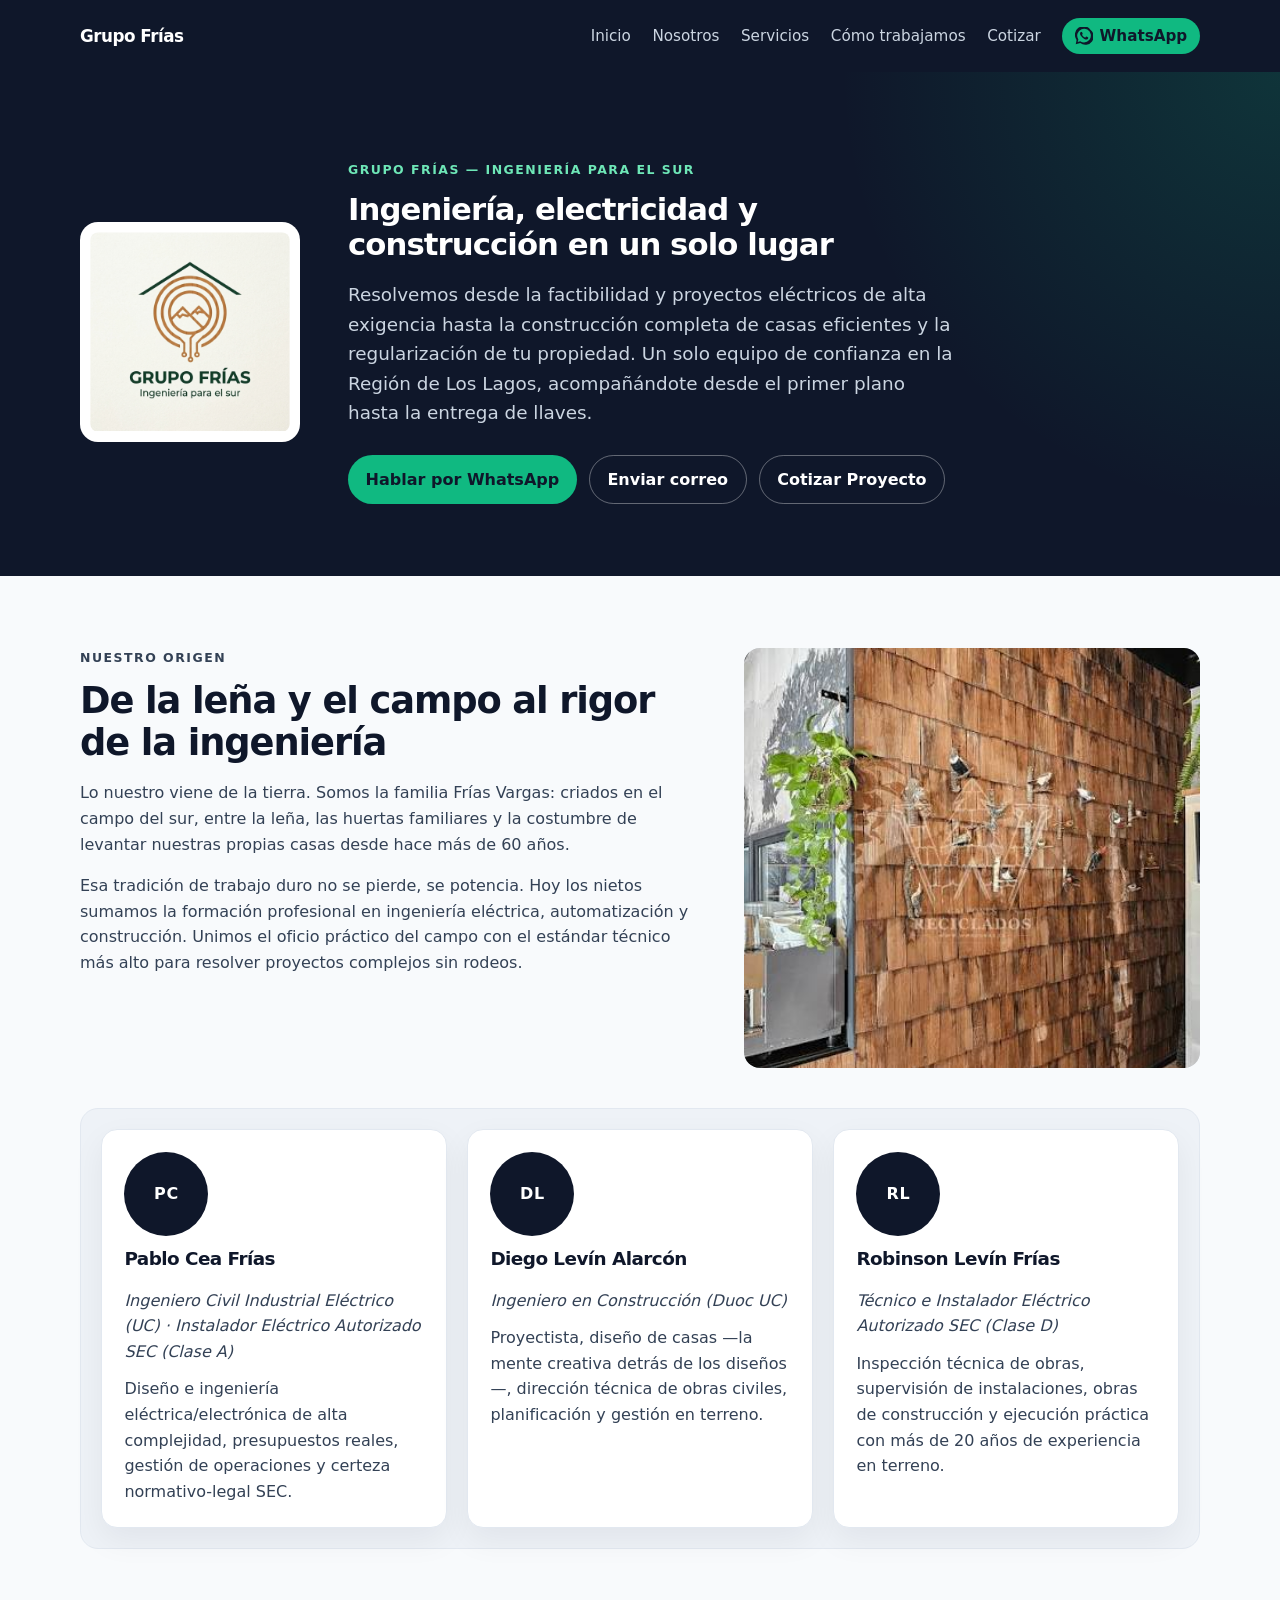
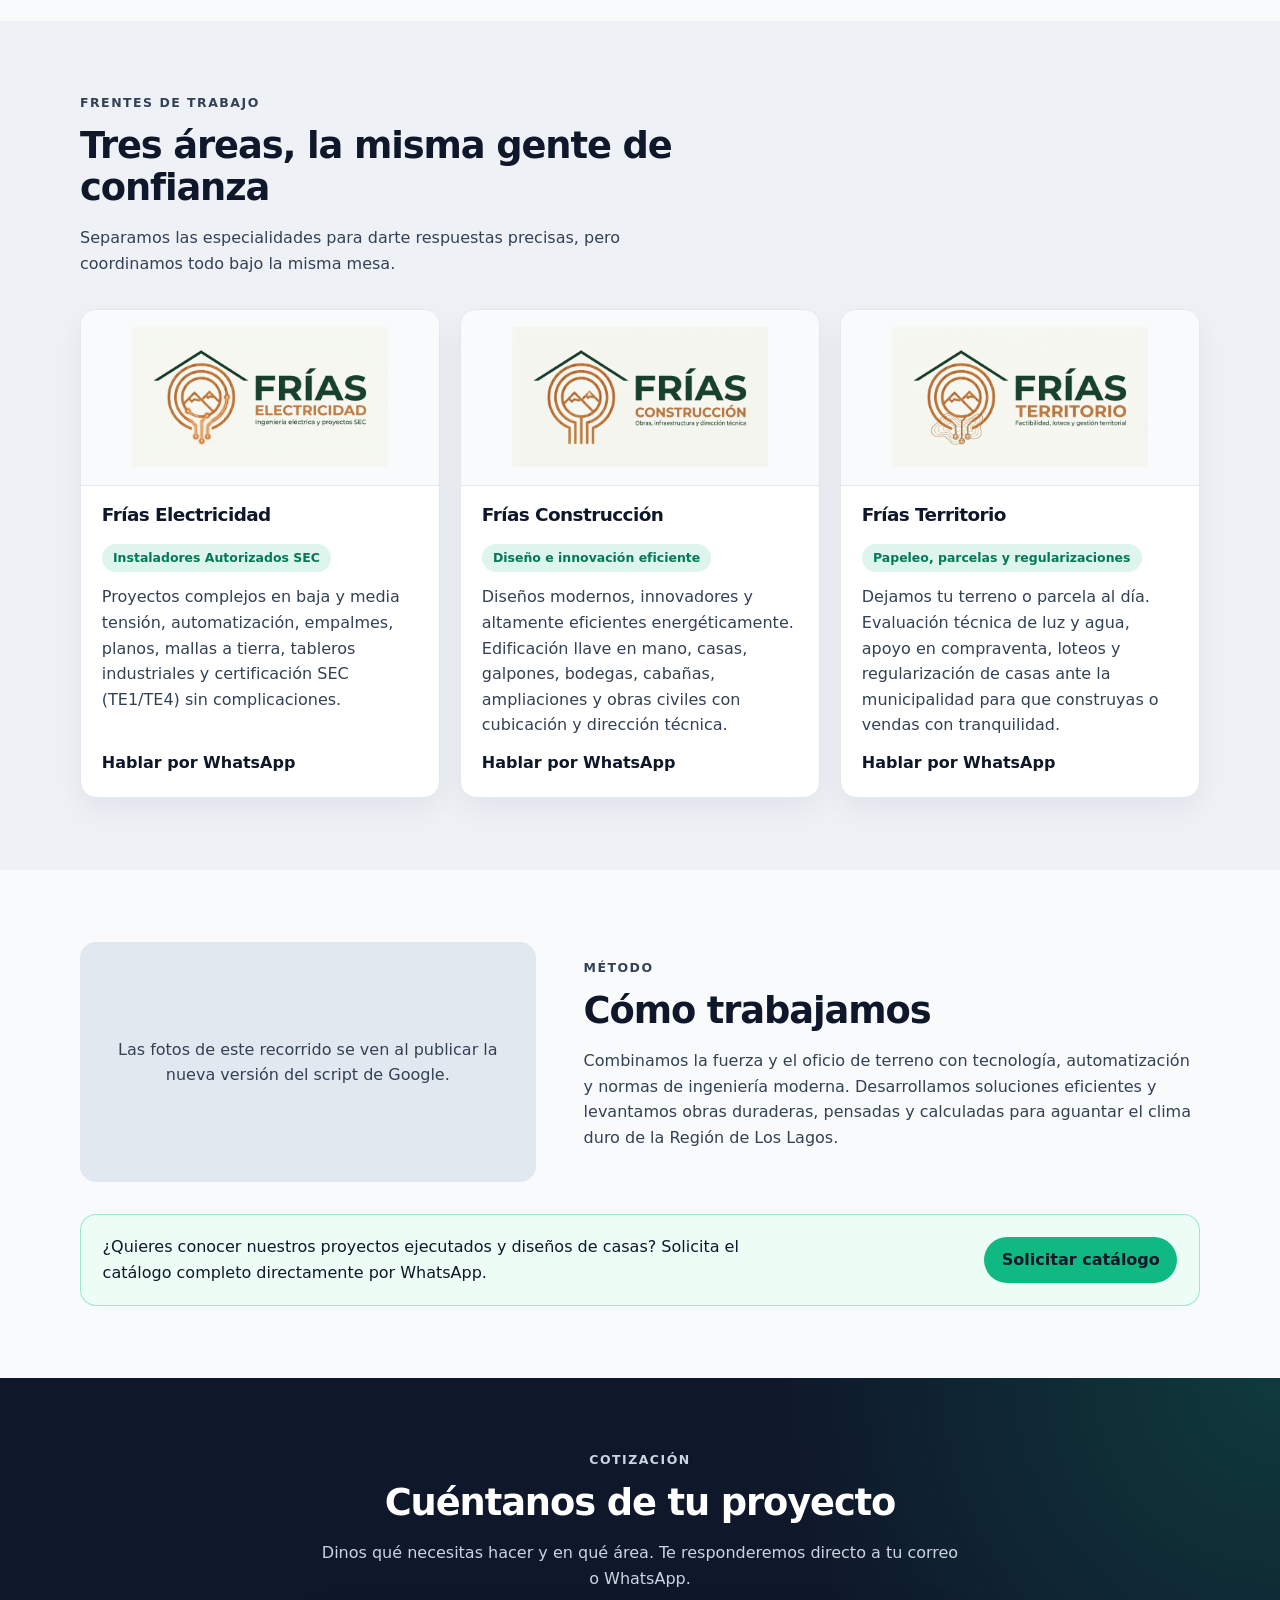
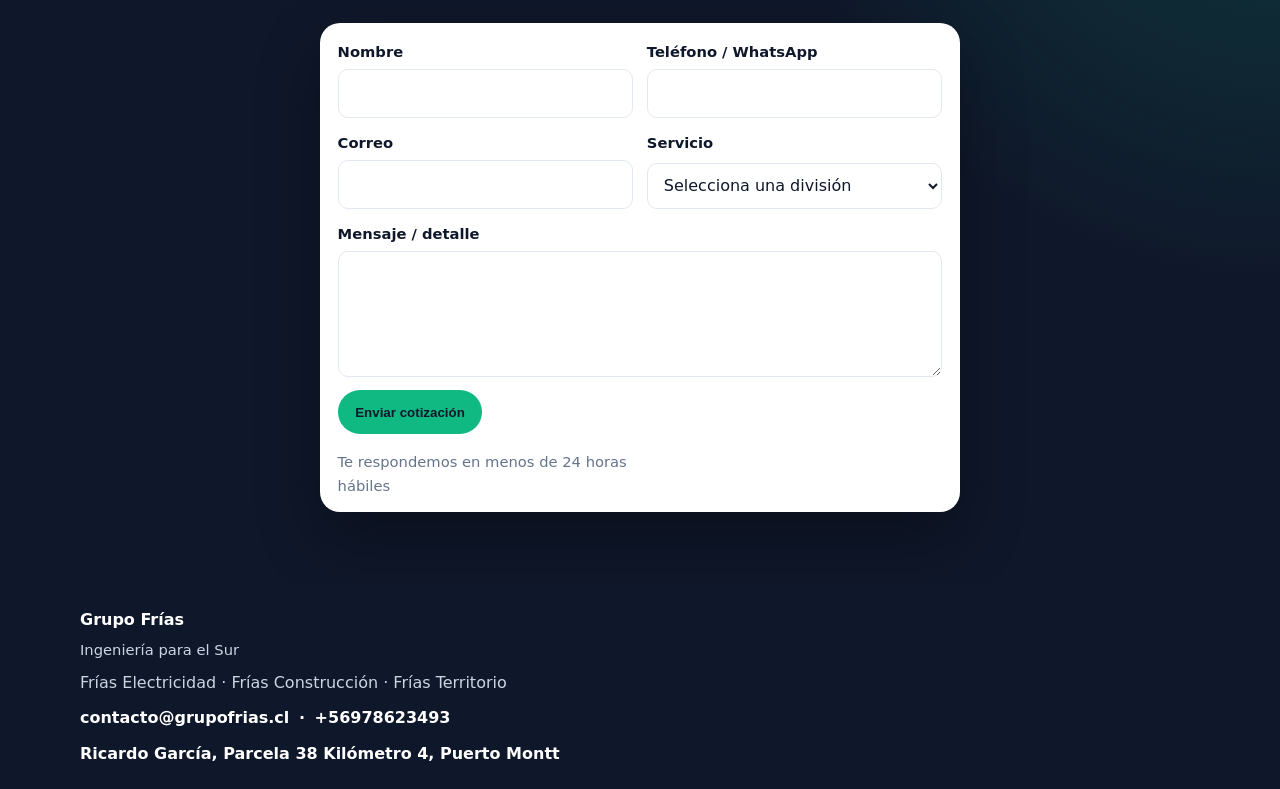
<file: index.html>
<!DOCTYPE html>
<html lang="es">
  <head>
    <meta charset="UTF-8" />
    <meta name="viewport" content="width=device-width, initial-scale=1.0" />
    <title>Grupo Frías — Ingeniería para el Sur</title>
    <meta
      name="description"
      content="Hacemos proyectos de ingeniería eléctrica, construcción y gestión de terrenos en la Región de Los Lagos. Conectamos la experiencia de campo con la precisión técnica."
    />
    <link rel="stylesheet" href="css/style.css" />
  </head>
  <body>
    <header class="site-header">
      <div class="header-inner">
        <a class="logo" href="#inicio">Grupo Frías</a>
        <button class="nav-toggle" type="button" aria-expanded="false" aria-controls="menu">
          Menú
        </button>
        <nav id="menu" class="nav" aria-label="Principal">
          <a href="#inicio">Inicio</a>
          <a href="#nosotros">Nosotros</a>
          <a href="#servicios">Servicios</a>
          <a href="#como-trabajamos">Cómo trabajamos</a>
          <a href="#cotizar">Cotizar</a>
          <a
            class="nav-wa"
            href="https://wa.me/56978623493?text=Hola%20Grupo%20Fr%C3%ADas%20quiero%20cotizar%20un%20proyecto."
            target="_blank"
            rel="noopener noreferrer"
          >
            <svg viewBox="0 0 24 24" width="18" height="18" aria-hidden="true" focusable="false">
              <path
                fill="currentColor"
                d="M20.5 3.5A11 11 0 0 0 2.1 17.2L1 23l6-1.6A11 11 0 0 0 20.5 3.5zm-8.5 17a9.1 9.1 0 0 1-4.6-1.3l-.3-.2-3.5.9.9-3.4-.2-.3A9.1 9.1 0 1 1 12 20.5zm5-6.8c-.3-.1-1.6-.8-1.8-.9s-.4-.1-.6.1-.7.9-.8 1-.3.2-.6.1a7.4 7.4 0 0 1-2.2-1.4 8.2 8.2 0 0 1-1.5-1.9c-.2-.3 0-.4.1-.6l.4-.5.2-.3a.5.5 0 0 0 0-.5c0-.1-.6-1.4-.8-1.9s-.4-.4-.6-.4h-.5a1 1 0 0 0-.7.3 3 3 0 0 0-.9 2.2 5.2 5.2 0 0 0 1.1 2.8 11.9 11.9 0 0 0 4.6 4.1 15 15 0 0 0 1.5.6 3.6 3.6 0 0 0 1.7.1 2.7 2.7 0 0 0 1.8-1.3 2.2 2.2 0 0 0 .2-1.3c-.1-.1-.3-.2-.6-.3z"
              />
            </svg>
            WhatsApp
          </a>
        </nav>
      </div>
    </header>

    <main>
      <section class="hero hero-inicio" id="inicio">
        <div class="wrap hero-grid">
          <img class="hero-logo" src="img/logos/FriasCuadrado.jpg" alt="Grupo Frías" />
          <div class="hero-copy">
            <p class="eyebrow">Grupo Frías — Ingeniería para el Sur</p>
            <h1>Ingeniería, electricidad y construcción en un solo lugar</h1>
            <p class="lead">
              Resolvemos desde la factibilidad y proyectos eléctricos de alta exigencia hasta la construcción completa de casas eficientes y la regularización de tu propiedad. Un solo equipo de confianza en la Región de Los Lagos, acompañándote desde el primer plano hasta la entrega de llaves.
            </p>
            <div class="hero-actions">
              <a
                class="btn"
                href="https://wa.me/56978623493?text=Hola%20Grupo%20Fr%C3%ADas%20quiero%20cotizar%20un%20proyecto."
                target="_blank"
                rel="noopener noreferrer"
                >Hablar por WhatsApp</a
              >
              <a class="btn btn-ghost" href="mailto:contacto@grupofrias.cl">Enviar correo</a>
              <a class="btn btn-ghost" href="#cotizar">Cotizar Proyecto</a>
            </div>
          </div>
        </div>
      </section>

      <section class="section" id="nosotros">
        <div class="wrap">
          <div class="origen-layout">
            <div class="origen-texto">
              <p class="eyebrow">Nuestro origen</p>
              <h2>De la leña y el campo al rigor de la ingeniería</h2>
              <p>
                Lo nuestro viene de la tierra. Somos la familia Frías Vargas: criados en el campo del sur, entre la leña, las huertas familiares y la costumbre de levantar nuestras propias casas desde hace más de 60 años.
              </p>
              <p>
                Esa tradición de trabajo duro no se pierde, se potencia. Hoy los nietos sumamos la formación profesional en ingeniería eléctrica, automatización y construcción. Unimos el oficio práctico del campo con el estándar técnico más alto para resolver proyectos complejos sin rodeos.
              </p>
            </div>
            <div
              id="carrusel-origen"
              class="carrusel-marco"
              data-album="origen"
              tabindex="0"
              aria-roledescription="carrusel"
              aria-label="Fotografías del campo"
            >
              <p class="carrusel-nota">Leyendo las fotos…</p>
              <div class="carrusel-marco-pista"></div>
              <div class="carrusel-controles" hidden>
                <button class="carrusel-btn" type="button" data-dir="-1" aria-label="Foto anterior">←</button>
                <button class="carrusel-btn" type="button" data-dir="1" aria-label="Foto siguiente">→</button>
              </div>
            </div>
          </div>
          <div class="equipo-panel">
            <div class="grid-3">
            <article class="card equipo-card">
              <div class="avatar">
                <span aria-hidden="true">PC</span>
                <img class="equipo-foto" alt="" hidden />
              </div>
              <h3>Pablo Cea Frías</h3>
              <p class="equipo-formacion"><em>Ingeniero Civil Industrial Eléctrico (UC) · Instalador Eléctrico Autorizado SEC (Clase A)</em></p>
              <p>
                Diseño e ingeniería eléctrica/electrónica de alta complejidad, presupuestos reales, gestión de operaciones y certeza normativo-legal SEC.
              </p>
            </article>
            <article class="card equipo-card">
              <div class="avatar">
                <span aria-hidden="true">DL</span>
                <img class="equipo-foto" alt="" hidden />
              </div>
              <h3>Diego Levín Alarcón</h3>
              <p class="equipo-formacion"><em>Ingeniero en Construcción (Duoc UC)</em></p>
              <p>
                Proyectista, diseño de casas —la mente creativa detrás de los diseños—, dirección técnica de obras civiles, planificación y gestión en terreno.
              </p>
            </article>
            <article class="card equipo-card">
              <div class="avatar">
                <span aria-hidden="true">RL</span>
                <img class="equipo-foto" alt="" hidden />
              </div>
              <h3>Robinson Levín Frías</h3>
              <p class="equipo-formacion"><em>Técnico e Instalador Eléctrico Autorizado SEC (Clase D)</em></p>
              <p>
                Inspección técnica de obras, supervisión de instalaciones, obras de construcción y ejecución práctica con más de 20 años de experiencia en terreno.
              </p>
            </article>
            </div>
          </div>
        </div>
      </section>

      <section class="section section-muted" id="servicios">
        <div class="wrap">
          <div class="intro">
            <p class="eyebrow">Frentes de trabajo</p>
            <h2>Tres áreas, la misma gente de confianza</h2>
            <p>Separamos las especialidades para darte respuestas precisas, pero coordinamos todo bajo la misma mesa.</p>
          </div>
          <div class="grid-3">
            <article class="card division-card">
              <img class="division-logo" src="img/logos/FriasE.jpg" alt="Logo de Frías Electricidad" />
              <div class="division-cuerpo">
                <h3>Frías Electricidad</h3>
                <p class="sello-sec">Instaladores Autorizados SEC</p>
                <p>
                  Proyectos complejos en baja y media tensión, automatización, empalmes, planos, mallas a tierra, tableros industriales y certificación SEC (TE1/TE4) sin complicaciones.
                </p>
                <a
                  href="https://wa.me/56978623493?text=Hola%20Grupo%20Fr%C3%ADas%20quiero%20cotizar%20un%20proyecto%20de%20Electricidad"
                  target="_blank"
                  rel="noopener noreferrer"
                  >Hablar por WhatsApp</a
                >
              </div>
            </article>
            <article class="card division-card">
              <img class="division-logo" src="img/logos/FriasC.jpg" alt="Logo de Frías Construcción" />
              <div class="division-cuerpo">
                <h3>Frías Construcción</h3>
                <p class="sello-sec">Diseño e innovación eficiente</p>
                <p>
                  Diseños modernos, innovadores y altamente eficientes energéticamente. Edificación llave en mano, casas, galpones, bodegas, cabañas, ampliaciones y obras civiles con cubicación y dirección técnica.
                </p>
                <a
                  href="https://wa.me/56978623493?text=Hola%20Grupo%20Fr%C3%ADas%20quiero%20cotizar%20un%20proyecto%20de%20Construccion"
                  target="_blank"
                  rel="noopener noreferrer"
                  >Hablar por WhatsApp</a
                >
              </div>
            </article>
            <article class="card division-card">
              <img class="division-logo" src="img/logos/FriasT.jpg" alt="Logo de Frías Territorio" />
              <div class="division-cuerpo">
                <h3>Frías Territorio</h3>
                <p class="sello-sec">Papeleo, parcelas y regularizaciones</p>
                <p>
                  Dejamos tu terreno o parcela al día. Evaluación técnica de luz y agua, apoyo en compraventa, loteos y regularización de casas ante la municipalidad para que construyas o vendas con tranquilidad.
                </p>
                <a
                  href="https://wa.me/56978623493?text=Hola%20Grupo%20Fr%C3%ADas%20quiero%20cotizar%20un%20proyecto%20de%20Terreno"
                  target="_blank"
                  rel="noopener noreferrer"
                  >Hablar por WhatsApp</a
                >
              </div>
            </article>
          </div>
        </div>
      </section>

      <section class="section" id="como-trabajamos">
        <div class="wrap">
          <div class="split proceso-layout">
            <div
              id="carrusel-proceso"
              class="carrusel-marco carrusel-compacto"
              data-album="proceso"
              tabindex="0"
              aria-roledescription="carrusel"
              aria-label="Cómo trabajamos"
            >
              <p class="carrusel-nota">Leyendo las fotos…</p>
              <div class="carrusel-marco-pista"></div>
              <div class="carrusel-controles" hidden>
                <button class="carrusel-btn" type="button" data-dir="-1" aria-label="Foto anterior">←</button>
                <button class="carrusel-btn" type="button" data-dir="1" aria-label="Foto siguiente">→</button>
              </div>
            </div>
            <div>
              <p class="eyebrow">Método</p>
              <h2>Cómo trabajamos</h2>
              <p>
                Combinamos la fuerza y el oficio de terreno con tecnología, automatización y normas de ingeniería moderna. Desarrollamos soluciones eficientes y levantamos obras duraderas, pensadas y calculadas para aguantar el clima duro de la Región de Los Lagos.
              </p>
            </div>
          </div>
          <aside class="catalogo-wa">
            <p>
              ¿Quieres conocer nuestros proyectos ejecutados y diseños de casas? Solicita el catálogo completo directamente por WhatsApp.
            </p>
            <a
              class="btn"
              href="https://wa.me/56978623493?text=Hola%20Grupo%20Fr%C3%ADas,%20quisiera%20solicitar%20el%20cat%C3%A1logo%20de%20proyectos%20y%20dise%C3%B1os%20de%20casas"
              target="_blank"
              rel="noopener noreferrer"
              >Solicitar catálogo</a
            >
          </aside>
        </div>
      </section>

      <section class="section cotizar-panel" id="cotizar">
        <div class="wrap">
          <div class="intro cotizar-intro">
            <p class="eyebrow">Cotización</p>
            <h2>Cuéntanos de tu proyecto</h2>
            <p>Dinos qué necesitas hacer y en qué área. Te responderemos directo a tu correo o WhatsApp.</p>
          </div>
          <div class="cotizar-tarjeta">
            <form id="form-cotizar" class="formulario">
              <input type="text" name="_gotcha" tabindex="-1" autocomplete="off" hidden />
              <div class="campo">
                <label for="cotizar-nombre">Nombre</label>
                <input id="cotizar-nombre" name="nombre" type="text" autocomplete="name" required maxlength="120" />
              </div>
              <div class="campo">
                <label for="cotizar-telefono">Teléfono / WhatsApp</label>
                <input id="cotizar-telefono" name="telefono" type="tel" autocomplete="tel" required maxlength="40" />
              </div>
              <div class="campo">
                <label for="cotizar-correo">Correo</label>
                <input id="cotizar-correo" name="correo" type="email" autocomplete="email" required maxlength="160" />
              </div>
              <div class="campo">
                <label for="cotizar-servicio">Servicio</label>
                <select id="cotizar-servicio" name="servicio" required>
                  <option value="">Selecciona una división</option>
                  <option value="Frías Electricidad">Frías Electricidad</option>
                  <option value="Frías Construcción">Frías Construcción</option>
                  <option value="Frías Territorio">Frías Territorio</option>
                </select>
              </div>
              <div class="campo campo-ancho">
                <label for="cotizar-mensaje">Mensaje / detalle</label>
                <textarea id="cotizar-mensaje" name="mensaje" required maxlength="2000" rows="4"></textarea>
              </div>
              <div class="form-acciones">
                <button class="btn" type="submit">Enviar cotización</button>
                <p id="cotizar-estado" class="form-nota" role="status"></p>
              </div>
              <p class="form-compromiso">Te respondemos en menos de 24 horas hábiles</p>
            </form>
          </div>
        </div>
      </section>
    </main>

    <footer class="site-footer">
      <div class="wrap footer-plano">
        <p class="footer-marca">Grupo Frías</p>
        <p class="footer-bajada">Ingeniería para el Sur</p>
        <p class="footer-divisiones">Frías Electricidad · Frías Construcción · Frías Territorio</p>
        <p class="footer-contacto">
          <a href="mailto:contacto@grupofrias.cl">contacto@grupofrias.cl</a>
          <span aria-hidden="true">·</span>
          <a href="tel:+56978623493">+56978623493</a>
        </p>
        <p class="footer-direccion">Ricardo García, Parcela 38 Kilómetro 4, Puerto Montt</p>
      </div>
    </footer>

    <script src="js/web-config.js?v=1"></script>
    <script src="js/main.js?v=13"></script>
  </body>
</html>
</file>
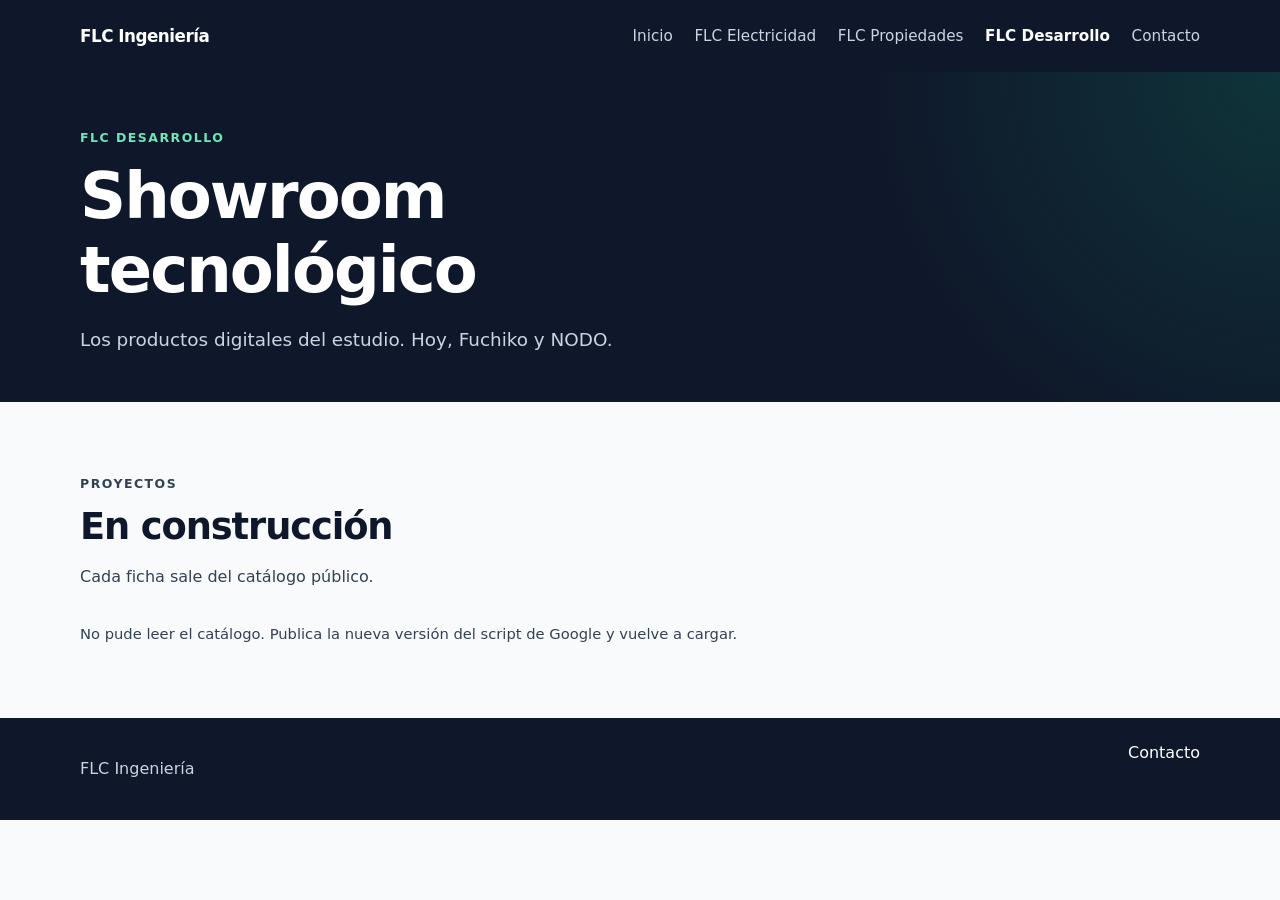
<file: desarrollo.html>
<!DOCTYPE html>
<html lang="es">
  <head>
    <meta charset="UTF-8" />
    <meta name="viewport" content="width=device-width, initial-scale=1.0" />
    <title>FLC Desarrollo · FLC Ingeniería</title>
    <meta
      name="description"
      content="Showroom tecnológico de FLC Desarrollo: Fuchiko y NODO."
    />
    <link rel="stylesheet" href="css/style.css" />
  </head>
  <body>
    <header class="site-header">
      <div class="header-inner">
        <a class="logo" href="index.html">FLC Ingeniería</a>
        <button class="nav-toggle" type="button" aria-expanded="false" aria-controls="menu">
          Menú
        </button>
        <nav id="menu" class="nav" aria-label="Principal">
          <a href="index.html">Inicio</a>
          <a href="electricidad.html">FLC Electricidad</a>
          <a href="propiedades.html">FLC Propiedades</a>
          <a href="desarrollo.html">FLC Desarrollo</a>
          <a href="index.html#cotizar">Contacto</a>
        </nav>
      </div>
    </header>

    <main>
      <section class="hero hero-page">
        <div class="wrap">
          <p class="eyebrow">FLC Desarrollo</p>
          <h1>Showroom tecnológico</h1>
          <p class="lead">
            Los productos digitales del estudio. Hoy, Fuchiko y NODO.
          </p>
        </div>
      </section>

      <section class="section">
        <div class="wrap">
          <div class="intro">
            <p class="eyebrow">Proyectos</p>
            <h2>En construcción</h2>
            <p>Cada ficha sale del catálogo público.</p>
          </div>
          <div id="fichas-desarrollo" class="grid-2"></div>
          <p id="nota-desarrollo" class="nota">Leyendo el catálogo…</p>
        </div>
      </section>
    </main>

    <footer class="site-footer">
      <div class="wrap footer-inner">
        <p>FLC Ingeniería</p>
        <a href="index.html#cotizar">Contacto</a>
      </div>
    </footer>

    <script src="js/web-config.js?v=1"></script>
    <script src="js/main.js?v=7"></script>
  </body>
</html>
</file>
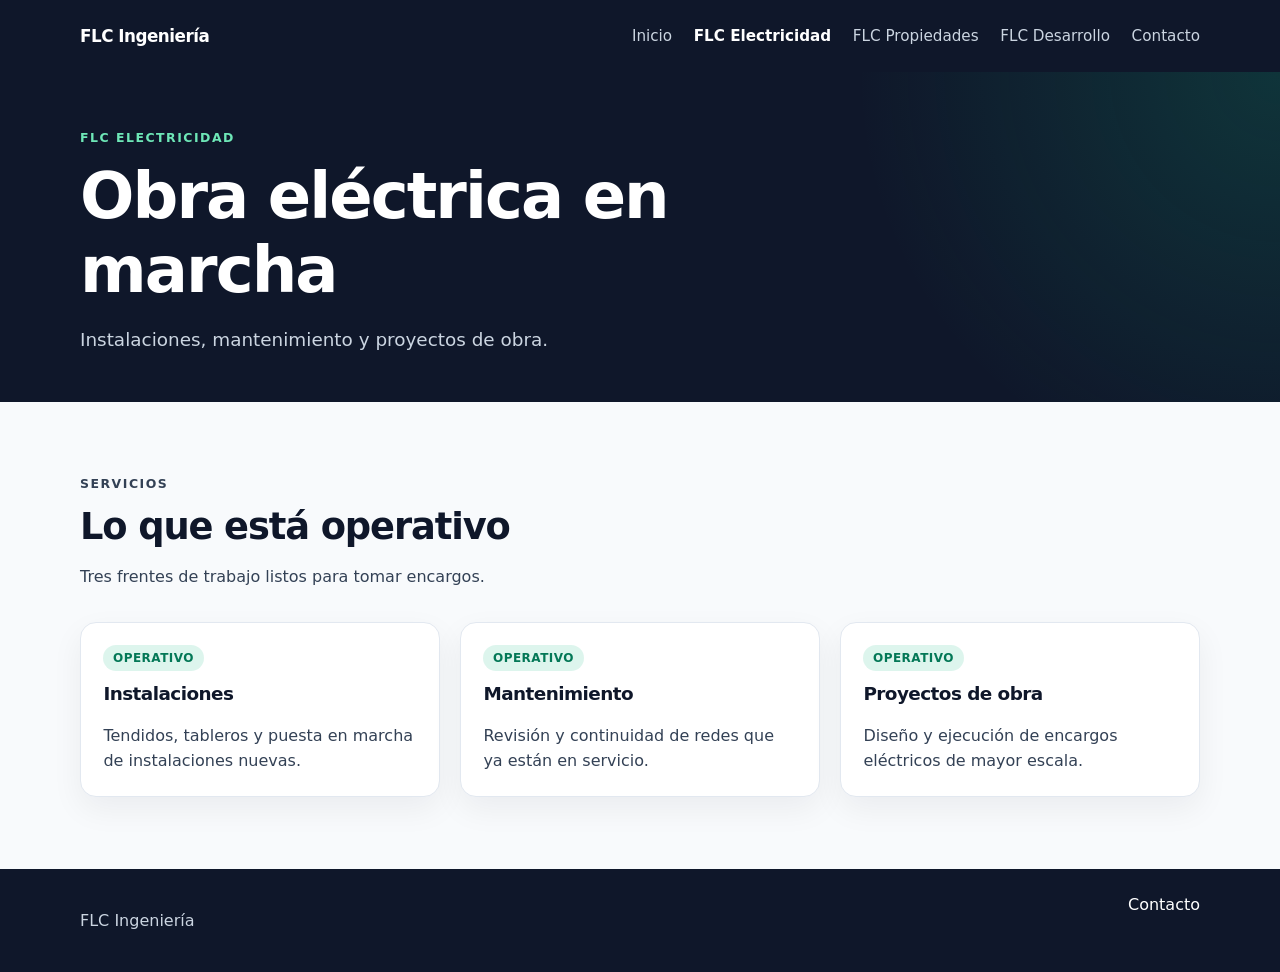
<file: electricidad.html>
<!DOCTYPE html>
<html lang="es">
  <head>
    <meta charset="UTF-8" />
    <meta name="viewport" content="width=device-width, initial-scale=1.0" />
    <title>FLC Electricidad · FLC Ingeniería</title>
    <meta
      name="description"
      content="Servicios operativos de FLC Electricidad."
    />
    <link rel="stylesheet" href="css/style.css" />
  </head>
  <body>
    <header class="site-header">
      <div class="header-inner">
        <a class="logo" href="index.html">FLC Ingeniería</a>
        <button class="nav-toggle" type="button" aria-expanded="false" aria-controls="menu">
          Menú
        </button>
        <nav id="menu" class="nav" aria-label="Principal">
          <a href="index.html">Inicio</a>
          <a href="electricidad.html">FLC Electricidad</a>
          <a href="propiedades.html">FLC Propiedades</a>
          <a href="desarrollo.html">FLC Desarrollo</a>
          <a href="index.html#cotizar">Contacto</a>
        </nav>
      </div>
    </header>

    <main>
      <section class="hero hero-page">
        <div class="wrap">
          <p class="eyebrow">FLC Electricidad</p>
          <h1>Obra eléctrica en marcha</h1>
          <p class="lead">Instalaciones, mantenimiento y proyectos de obra.</p>
        </div>
      </section>

      <section class="section">
        <div class="wrap">
          <div class="intro">
            <p class="eyebrow">Servicios</p>
            <h2>Lo que está operativo</h2>
            <p>Tres frentes de trabajo listos para tomar encargos.</p>
          </div>
          <div class="grid-3">
            <article class="card">
              <span class="badge badge-operativo">Operativo</span>
              <h3>Instalaciones</h3>
              <p>Tendidos, tableros y puesta en marcha de instalaciones nuevas.</p>
            </article>
            <article class="card">
              <span class="badge badge-operativo">Operativo</span>
              <h3>Mantenimiento</h3>
              <p>Revisión y continuidad de redes que ya están en servicio.</p>
            </article>
            <article class="card">
              <span class="badge badge-operativo">Operativo</span>
              <h3>Proyectos de obra</h3>
              <p>Diseño y ejecución de encargos eléctricos de mayor escala.</p>
            </article>
          </div>
        </div>
      </section>

    </main>

    <footer class="site-footer">
      <div class="wrap footer-inner">
        <p>FLC Ingeniería</p>
        <a href="index.html#cotizar">Contacto</a>
      </div>
    </footer>

    <script src="js/main.js?v=8"></script>
  </body>
</html>
</file>
<file: css/style.css>
:root {
  --azul: #0f172a;
  --gris: #64748b;
  --verde: #10b981;
  --naranja: #f59e0b;
  --fondo: #f8fafc;
  --blanco: #ffffff;
  --texto: #0f172a;
  --suave: #334155;
  --linea: #e2e8f0;
  --ancho: 1120px;
  --sombra: 0 12px 32px rgba(15, 23, 42, 0.06);
}

* {
  box-sizing: border-box;
}

[hidden] {
  display: none !important;
}

html {
  scroll-behavior: smooth;
}

#inicio,
#nosotros,
#servicios,
#como-trabajamos,
#cotizar {
  scroll-margin-top: 84px;
}

body {
  margin: 0;
  font-family: "Segoe UI", system-ui, sans-serif;
  color: var(--texto);
  background: var(--fondo);
  line-height: 1.6;
}

img {
  max-width: 100%;
  display: block;
}

a {
  color: inherit;
}

:focus-visible {
  outline: 2px solid var(--naranja);
  outline-offset: 3px;
}

.wrap {
  width: min(var(--ancho), calc(100% - 2.5rem));
  margin-inline: auto;
}

.site-header {
  position: sticky;
  top: 0;
  z-index: 1100;
  background: var(--azul);
  color: var(--blanco);
}

.header-inner {
  width: min(var(--ancho), calc(100% - 2.5rem));
  margin-inline: auto;
  min-height: 72px;
  display: flex;
  align-items: center;
  justify-content: space-between;
  gap: 1rem;
}

.logo {
  color: var(--blanco);
  text-decoration: none;
  font-weight: 700;
  letter-spacing: -0.03em;
  font-size: 1.05rem;
}

.nav {
  display: flex;
  align-items: center;
  gap: 1.35rem;
}

.nav a {
  color: #cbd5e1;
  text-decoration: none;
  font-size: 0.95rem;
}

.nav a:hover,
.nav a[aria-current="page"] {
  color: var(--blanco);
}

.nav a.nav-wa {
  display: inline-flex;
  align-items: center;
  gap: 0.4rem;
  padding: 0.35rem 0.8rem;
  border-radius: 999px;
  background: var(--verde);
  color: var(--azul);
  font-weight: 700;
}

.nav a.nav-wa:hover {
  color: var(--azul);
  filter: brightness(1.05);
}

.nav a[aria-current="page"] {
  font-weight: 650;
}

.nav-toggle {
  display: none;
  border: 1px solid rgba(255, 255, 255, 0.25);
  background: transparent;
  color: var(--blanco);
  border-radius: 999px;
  padding: 0.4rem 0.85rem;
  font: inherit;
  cursor: pointer;
}

.hero {
  background:
    radial-gradient(circle at top right, rgba(16, 185, 129, 0.18), transparent 32%),
    var(--azul);
  color: var(--blanco);
  padding: 5.5rem 0 4.5rem;
}

.hero-grid {
  display: grid;
  grid-template-columns: auto 1fr;
  gap: 2rem 3rem;
  align-items: center;
}

.hero-inicio h1 {
  max-width: 16em;
  font-size: clamp(1.6rem, 2.4vw, 2.2rem);
}

.hero-logo {
  height: 220px;
  width: 220px;
  max-width: none;
  object-fit: contain;
  background: var(--blanco);
  border-radius: 18px;
  padding: 0.65rem;
  margin-bottom: 0;
}

.hero-page {
  padding: 3.5rem 0 3rem;
}

.eyebrow {
  margin: 0 0 0.75rem;
  color: var(--verde);
  font-size: 0.78rem;
  font-weight: 700;
  letter-spacing: 0.12em;
  text-transform: uppercase;
}

.hero .eyebrow {
  color: #6ee7b7;
}

h1,
h2,
h3 {
  line-height: 1.15;
  letter-spacing: -0.03em;
}

h1 {
  margin: 0;
  font-size: clamp(2.4rem, 5vw, 4.2rem);
  max-width: 14ch;
}

h2 {
  margin: 0 0 0.75rem;
  font-size: clamp(1.7rem, 3vw, 2.3rem);
}

h3 {
  margin: 0 0 0.4rem;
  font-size: 1.15rem;
}

.lead,
.section p,
.card p,
.pillar p {
  color: var(--suave);
}

.hero .lead {
  max-width: 38rem;
  margin: 1.1rem 0 0;
  color: #cbd5e1;
  font-size: 1.15rem;
}

.hero-actions {
  display: flex;
  flex-wrap: wrap;
  gap: 0.75rem;
  margin-top: 1.75rem;
}

.btn {
  display: inline-flex;
  align-items: center;
  justify-content: center;
  min-height: 44px;
  padding: 0.65rem 1.1rem;
  border-radius: 999px;
  background: var(--verde);
  color: var(--azul);
  text-decoration: none;
  font-weight: 700;
}

.btn:hover {
  filter: brightness(1.05);
}

.btn-ghost {
  background: transparent;
  color: var(--blanco);
  border: 1px solid rgba(255, 255, 255, 0.35);
}

.section {
  padding: 4.5rem 0;
}

.section-muted {
  background: #eef2f7;
}

.intro {
  max-width: 40rem;
  margin-bottom: 2rem;
}

.split {
  display: grid;
  grid-template-columns: 1.1fr 0.9fr;
  gap: 3rem;
  align-items: start;
}

.pillars {
  list-style: none;
  margin: 0;
  padding: 0;
  display: grid;
  gap: 1rem;
}

.pillar {
  background: var(--blanco);
  border: 1px solid var(--linea);
  border-radius: 16px;
  padding: 1.1rem 1.2rem;
}

.pillar p,
.card p {
  margin: 0;
}

.grid-3,
.grid-2 {
  display: grid;
  gap: 1.25rem;
}

.grid-3 {
  grid-template-columns: repeat(3, 1fr);
}

.grid-2 {
  grid-template-columns: repeat(2, 1fr);
}

.grid-4 {
  display: grid;
  gap: 1.25rem;
  grid-template-columns: repeat(4, 1fr);
}

.card {
  background: var(--blanco);
  border: 1px solid var(--linea);
  border-radius: 16px;
  padding: 1.4rem;
  box-shadow: var(--sombra);
  display: flex;
  flex-direction: column;
  gap: 0.75rem;
}

.card a {
  margin-top: auto;
  color: var(--azul);
  font-weight: 700;
  text-decoration: none;
}

.card a:hover {
  text-decoration: underline;
}

.badge {
  display: inline-flex;
  align-items: center;
  width: fit-content;
  padding: 0.2rem 0.6rem;
  border-radius: 999px;
  font-size: 0.75rem;
  font-weight: 700;
  letter-spacing: 0.04em;
  text-transform: uppercase;
}

.badge-operativo {
  background: rgba(16, 185, 129, 0.14);
  color: #047857;
}

.badge-desarrollo {
  background: rgba(245, 158, 11, 0.18);
  color: #b45309;
}

.badge-futuro {
  background: rgba(100, 116, 139, 0.16);
  color: #475569;
}

.origin-foto {
  width: 100%;
  min-height: 280px;
  height: 100%;
  object-fit: cover;
  border-radius: 16px;
}

.carrusel-marco {
  position: relative;
  min-height: 320px;
  border-radius: 16px;
  overflow: hidden;
  background: #e2e8f0;
  outline: none;
}

.carrusel-marco:focus-visible {
  outline: 2px solid var(--naranja);
  outline-offset: 4px;
}

.carrusel-marco-pista {
  display: flex;
  height: 100%;
  min-height: 320px;
  overflow-x: auto;
  scroll-snap-type: x mandatory;
  scroll-behavior: smooth;
  scrollbar-width: none;
}

.carrusel-marco-pista::-webkit-scrollbar {
  display: none;
}

.carrusel-marco-slide {
  flex: 0 0 100%;
  scroll-snap-align: start;
  min-height: 320px;
}

.carrusel-marco-slide img,
.carrusel-marco-slide .carrusel-foto-vacia {
  width: 100%;
  height: 100%;
  min-height: 320px;
  max-height: 420px;
  object-fit: cover;
}

.carrusel-marco-ancho .carrusel-marco-slide img,
.carrusel-marco-ancho .carrusel-marco-slide .carrusel-foto-vacia {
  max-height: 520px;
  min-height: 380px;
}

.carrusel-marco .carrusel-controles {
  position: absolute;
  right: 0.75rem;
  bottom: 0.75rem;
  z-index: 2;
}

.carrusel-marco .carrusel-nota {
  position: absolute;
  inset: 0;
  z-index: 1;
  display: grid;
  place-items: center;
  margin: 0;
  padding: 1rem;
  text-align: center;
  color: var(--suave);
}

.division-card {
  padding: 0;
  gap: 0;
  overflow: hidden;
}

.division-cuerpo {
  display: flex;
  flex-direction: column;
  gap: 0.75rem;
  flex: 1;
  padding: 1.15rem 1.3rem 1.35rem;
}

.division-card .division-logo {
  height: 176px;
  width: 100%;
  max-width: none;
  object-fit: contain;
  object-position: center;
  background: #f8fafc;
  padding: 1.1rem 1.35rem;
  border-bottom: 1px solid var(--linea);
}

.division-card .sello-sec {
  display: inline-flex;
  width: fit-content;
  margin: 0;
  padding: 0.28rem 0.7rem;
  border-radius: 999px;
  background: rgba(16, 185, 129, 0.14);
  color: #047857;
  font-size: 0.78rem;
  font-weight: 700;
}

.origen-layout {
  display: grid;
  grid-template-columns: 1.15fr 0.85fr;
  gap: 1.5rem 3rem;
  align-items: start;
}

.equipo-panel {
  margin-top: 2.5rem;
  padding: 1.25rem;
  border: 1px solid var(--linea);
  border-radius: 18px;
  background: #eef2f7;
}

.proceso-layout {
  grid-template-columns: 0.85fr 1.15fr;
  align-items: center;
}

.carrusel-compacto,
.carrusel-compacto .carrusel-marco-pista,
.carrusel-compacto .carrusel-marco-slide {
  min-height: 240px;
}

.carrusel-compacto .carrusel-marco-slide img,
.carrusel-compacto .carrusel-marco-slide .carrusel-foto-vacia {
  min-height: 240px;
  max-height: 320px;
}

.catalogo-wa {
  display: flex;
  flex-wrap: wrap;
  align-items: center;
  justify-content: space-between;
  gap: 1rem 1.5rem;
  margin-top: 2rem;
  padding: 1.2rem 1.35rem;
  border-radius: 16px;
  background: #ecfdf5;
  border: 1px solid rgba(16, 185, 129, 0.35);
}

.catalogo-wa p {
  margin: 0;
  max-width: 42rem;
  color: var(--texto);
}

.cotizar-panel {
  background:
    radial-gradient(circle at top right, rgba(16, 185, 129, 0.22), transparent 34%),
    var(--azul);
  color: var(--blanco);
}

.cotizar-panel .eyebrow {
  color: #6ee7b7;
}

.cotizar-panel h2 {
  color: var(--blanco);
}

.cotizar-panel .intro p {
  color: #cbd5e1;
}

.cotizar-intro {
  margin-inline: auto;
  text-align: center;
}

.cotizar-tarjeta {
  background: var(--blanco);
  color: var(--texto);
  border-radius: 20px;
  max-width: 640px;
  margin-inline: auto;
  padding: 1.05rem 1.1rem 0.95rem;
  box-shadow: 0 28px 64px rgba(0, 0, 0, 0.32);
}

.cotizar-tarjeta .formulario {
  max-width: none;
}

.cotizar-tarjeta .form-compromiso {
  margin: 0.15rem 0 0;
  color: var(--gris);
  font-size: 0.92rem;
}

.equipo-grid {
  margin-top: 2.5rem;
}

.equipo-formacion {
  color: var(--gris);
}

.avatar {
  position: relative;
  width: 84px;
  height: 84px;
  border-radius: 999px;
  background: var(--azul);
  color: var(--blanco);
  display: grid;
  place-items: center;
  font-weight: 700;
  letter-spacing: 0.04em;
  overflow: hidden;
}

.avatar img {
  position: absolute;
  inset: 0;
  width: 100%;
  height: 100%;
  max-width: none;
  object-fit: cover;
}

.division-logo {
  height: 56px;
  width: auto;
  max-width: 100%;
  object-fit: contain;
  object-position: left center;
}

.formulario {
  display: grid;
  grid-template-columns: 1fr 1fr;
  gap: 0.85rem;
  max-width: 720px;
}

.form-acciones {
  grid-column: 1 / -1;
  display: flex;
  flex-wrap: wrap;
  align-items: center;
  gap: 0.85rem 1.25rem;
}

.form-nota {
  margin: 0;
  color: var(--suave);
}

.form-nota.is-error {
  color: #b45309;
}

button.btn:disabled {
  opacity: 0.65;
  cursor: wait;
}

#carrusel {
  display: grid;
  gap: 0.9rem;
  outline: none;
}

#carrusel:focus-visible {
  outline: 2px solid var(--naranja);
  outline-offset: 4px;
}

.carrusel-pista {
  display: flex;
  gap: 1rem;
  overflow-x: auto;
  scroll-snap-type: x mandatory;
  scroll-behavior: smooth;
  scrollbar-width: none;
}

.carrusel-pista::-webkit-scrollbar {
  display: none;
}

.carrusel-slide {
  flex: 0 0 calc((100% - 2rem) / 3);
  scroll-snap-align: start;
  background: var(--blanco);
  border: 1px solid var(--linea);
  border-radius: 16px;
  overflow: hidden;
  box-shadow: var(--sombra);
  display: flex;
  flex-direction: column;
}

#carrusel .carrusel-slide img,
.carrusel-foto {
  width: 100%;
  max-height: none;
  aspect-ratio: 16 / 10;
  object-fit: cover;
  background: #e2e8f0;
  border-radius: 0;
}

.carrusel-foto-vacia {
  background: linear-gradient(160deg, #e2e8f0, #cbd5e1);
}

.carrusel-cuerpo {
  padding: 1rem 1.1rem 1.2rem;
  display: grid;
  gap: 0.35rem;
}

.carrusel-cuerpo .eyebrow {
  margin-bottom: 0.15rem;
}

.carrusel-cuerpo p:not(.eyebrow) {
  margin: 0;
  color: var(--suave);
  display: -webkit-box;
  -webkit-line-clamp: 4;
  -webkit-box-orient: vertical;
  overflow: hidden;
}

.carrusel-controles {
  display: flex;
  gap: 0.5rem;
}

.carrusel-btn {
  width: 44px;
  height: 44px;
  border-radius: 999px;
  border: 1px solid var(--linea);
  background: var(--blanco);
  color: var(--azul);
  font: inherit;
  cursor: pointer;
}

.carrusel-btn:hover {
  border-color: var(--azul);
}

.footer-grupo {
  align-items: flex-start;
}

.footer-marca {
  margin: 0;
  color: var(--blanco);
  font-weight: 700;
}

.footer-bajada {
  margin: 0.2rem 0 0;
  font-size: 0.92rem;
}

.footer-plano {
  display: grid;
  gap: 0.15rem;
}

.footer-divisiones {
  margin: 0.35rem 0 0;
}

.footer-contacto {
  display: flex;
  flex-wrap: wrap;
  gap: 0.35rem 0.6rem;
  margin: 0.45rem 0 0;
  color: var(--blanco);
  font-weight: 700;
}

.footer-direccion {
  margin: 0.55rem 0 0;
  color: var(--blanco);
  font-weight: 700;
}

.footer-links {
  display: flex;
  flex-wrap: wrap;
  gap: 0.75rem 1.25rem;
}

.site-footer .footer-nodo {
  font-size: 0.85rem;
  color: #94a3b8;
}

.site-footer .footer-nodo:hover {
  color: var(--blanco);
}

.mapa-layout {
  display: grid;
  gap: 1rem;
}

#mapa {
  height: 440px;
  border-radius: 16px;
  border: 1px solid var(--linea);
  background: #e2e8f0;
  overflow: hidden;
}

.nota {
  margin: 0;
  color: var(--gris);
  font-size: 0.92rem;
}

.puntos {
  list-style: none;
  margin: 0;
  padding: 0;
  display: grid;
  gap: 0.75rem;
}

.punto {
  position: relative;
  overflow: hidden;
  border: 1px solid var(--linea);
  border-radius: 12px;
  background-color: var(--blanco);
  background-size: cover;
  background-position: center;
}

.punto-contenido {
  position: relative;
  z-index: 1;
  display: flex;
  justify-content: space-between;
  align-items: center;
  gap: 1rem;
  padding: 0.9rem 1rem;
  background: linear-gradient(90deg, rgba(255, 255, 255, 0.94), rgba(255, 255, 255, 0.78));
}

.punto-contenido button {
  border: 0;
  background: transparent;
  padding: 0;
  font: inherit;
  font-weight: 700;
  color: var(--texto);
  text-align: left;
  cursor: pointer;
}

.ver-archivos {
  position: relative;
  z-index: 1;
  flex-shrink: 0;
  color: var(--azul);
  font-weight: 700;
  text-decoration: underline;
  text-underline-offset: 3px;
}

.popup-flc .leaflet-popup-content {
  margin: 0;
  width: 240px !important;
}

.popup-punto {
  min-height: 160px;
  background-color: var(--azul);
  background-size: cover;
  background-position: center;
}

.popup-punto-contenido {
  position: relative;
  z-index: 1;
  display: grid;
  gap: 0.35rem;
  min-height: 160px;
  align-content: end;
  padding: 0.9rem;
  color: #fff;
  background: linear-gradient(180deg, rgba(15, 23, 42, 0.05), rgba(15, 23, 42, 0.82));
}

.popup-punto-contenido strong,
.popup-punto-contenido div {
  color: #fff;
}

.popup-punto .ver-archivos {
  color: #fff;
}

.cta {
  padding: 0 0 4.5rem;
}

.cta-panel {
  background: var(--azul);
  color: var(--blanco);
  border-radius: 20px;
  padding: 2.5rem;
  display: flex;
  justify-content: space-between;
  align-items: center;
  gap: 1.5rem;
}

.cta-panel h2 {
  margin-bottom: 0.4rem;
}

.cta-panel p {
  margin: 0;
  color: #cbd5e1;
}

.contacto-grid {
  display: grid;
  grid-template-columns: repeat(3, 1fr);
  gap: 1rem;
  margin-top: 1.5rem;
}

.contacto-grid a {
  text-decoration: none;
}

.site-footer {
  background: var(--azul);
  color: #cbd5e1;
  padding: 1.4rem 0;
}

.footer-inner {
  display: flex;
  justify-content: space-between;
  gap: 1rem;
}

.site-footer a {
  color: var(--blanco);
  text-decoration: none;
}

@media (max-width: 860px) {
  .nav-toggle {
    display: inline-flex;
  }

  .nav {
    display: none;
    position: absolute;
    top: 72px;
    left: 0;
    right: 0;
    flex-direction: column;
    align-items: flex-start;
    gap: 0.2rem;
    padding: 0.6rem 1.25rem 1rem;
    background: var(--azul);
    border-top: 1px solid rgba(255, 255, 255, 0.08);
  }

  .site-header.is-open .nav {
    display: flex;
  }

  .nav a {
    padding: 0.55rem 0;
  }

  .split,
  .grid-3,
  .grid-2,
  .formulario,
  .contacto-grid,
  .hero-grid,
  .proceso-layout,
  .origen-layout {
    grid-template-columns: 1fr;
  }

  .nav a.nav-wa {
    padding: 0.45rem 0.8rem;
  }

  .grid-4 {
    grid-template-columns: 1fr 1fr;
  }

  .carrusel-slide {
    flex-basis: calc((100% - 1rem) / 2);
  }

  .cta-panel,
  .footer-inner {
    flex-direction: column;
    align-items: flex-start;
  }

  #mapa {
    height: 320px;
  }

  .punto-contenido,
  .acciones-form {
    flex-direction: column;
    align-items: flex-start;
  }
}

@media (max-width: 560px) {
  .grid-4 {
    grid-template-columns: 1fr;
  }

  .carrusel-slide {
    flex-basis: 100%;
  }

  .hero-logo {
    height: 168px;
    width: 168px;
  }

  .carrusel-marco-slide img,
  .carrusel-marco-slide .carrusel-foto-vacia,
  .carrusel-marco-ancho .carrusel-marco-slide img,
  .carrusel-marco-ancho .carrusel-marco-slide .carrusel-foto-vacia {
    min-height: 240px;
    max-height: 320px;
  }
}

.intranet {
  padding-top: 2.5rem;
}

.nodo-linea {
  margin: 0 0 1.25rem;
  font-size: 1.05rem;
  font-weight: 700;
}

.acciones-grupo,
.carrusel-nav,
.ficha-acciones,
.sesion-acciones {
  display: flex;
  align-items: center;
  gap: 0.6rem;
  flex-wrap: wrap;
}

.campo-seccion {
  max-width: 280px;
  margin-bottom: 1rem;
}

.interruptor {
  display: inline-flex;
  align-items: center;
  gap: 0.45rem;
  font-weight: 700;
}

.interruptor input {
  position: absolute;
  width: 1px;
  height: 1px;
  opacity: 0;
}

.pista {
  width: 44px;
  height: 26px;
  border-radius: 999px;
  background: var(--linea);
  position: relative;
}

.pista::after {
  content: "";
  position: absolute;
  top: 3px;
  left: 3px;
  width: 20px;
  height: 20px;
  border-radius: 50%;
  background: #fff;
}

.interruptor input:checked + .pista {
  background: var(--azul);
}

.interruptor input:checked + .pista::after {
  transform: translateX(18px);
}

.interruptor input:focus-visible + .pista {
  outline: 2px solid var(--azul);
  outline-offset: 2px;
}

.tabla-check {
  width: 100%;
  border-collapse: collapse;
  margin-top: 0.4rem;
}

.tabla-check th,
.tabla-check td {
  text-align: left;
  padding: 0.55rem 0.45rem;
  border-bottom: 1px solid var(--linea);
  vertical-align: middle;
}

.tabla-check th {
  font-size: 0.85rem;
  color: var(--suave);
}

.tabla-check input[type="checkbox"] {
  width: 1.15rem;
  height: 1.15rem;
}

.marca-pendiente {
  color: #b42318;
  font-weight: 700;
}

.marca-lista {
  color: #157347;
  font-weight: 700;
}

.guia p {
  margin: 0.7rem 0 0;
}

.btn-rojo {
  background: #b42318;
  color: #fff;
}

.mapa-intranet {
  height: 460px;
  margin-top: 1rem;
  border-radius: 16px;
  overflow: hidden;
}

.carrusel {
  display: grid;
  gap: 0.7rem;
}

.carrusel img {
  width: 100%;
  max-height: 340px;
  object-fit: contain;
  background: #0f172a;
  border-radius: 12px;
}

.aviso,
.tarjeta-form {
  background: var(--blanco);
  border: 1px solid var(--linea);
  border-radius: 16px;
  padding: 1.25rem 1.4rem;
  box-shadow: var(--sombra);
}

.aviso {
  margin-bottom: 1.25rem;
}

.aviso ol {
  margin: 0.5rem 0 0;
  padding-left: 1.2rem;
  color: var(--suave);
}

.sesion {
  display: flex;
  justify-content: space-between;
  align-items: center;
  gap: 1rem;
  margin-bottom: 1.25rem;
}

.pestanias {
  display: flex;
  gap: 0.5rem;
  margin-bottom: 1rem;
}

.pestania {
  border: 1px solid var(--linea);
  background: var(--blanco);
  color: var(--texto);
  border-radius: 999px;
  padding: 0.45rem 0.9rem;
  font: inherit;
  cursor: pointer;
}

.pestania[aria-selected="true"] {
  background: var(--azul);
  color: var(--blanco);
  border-color: var(--azul);
}

.tarjeta-form {
  display: grid;
  gap: 1rem;
  margin-bottom: 2rem;
}

.rejilla-form,
.tramo-campos {
  display: grid;
  grid-template-columns: 1fr 1fr;
  gap: 0.85rem;
}

.campo,
.tramo {
  display: grid;
  gap: 0.35rem;
}

.campo-ancho,
.tramo {
  grid-column: 1 / -1;
}

label {
  font-size: 0.92rem;
  font-weight: 700;
}

input,
select,
textarea {
  width: 100%;
  border: 1px solid var(--linea);
  border-radius: 10px;
  padding: 0.65rem 0.75rem;
  font: inherit;
  color: var(--texto);
  background: var(--blanco);
}

textarea {
  min-height: 90px;
  resize: vertical;
}

.tramo {
  border: 1px solid var(--linea);
  border-radius: 12px;
  padding: 0.9rem;
}

.tramo legend {
  font-weight: 700;
  padding: 0 0.3rem;
}

.acciones-form {
  display: flex;
  justify-content: space-between;
  align-items: center;
  gap: 1rem;
}

.mensaje {
  margin: 0;
  color: var(--suave);
}

.mensaje.error {
  color: #b45309;
}

button.btn {
  border: 0;
  cursor: pointer;
}

@media (max-width: 860px) {
  .rejilla-form,
  .tramo-campos,
  .sesion {
    grid-template-columns: 1fr;
    display: grid;
  }
}

.grilla-proyectos {
  display: grid;
  grid-template-columns: repeat(auto-fill, minmax(240px, 1fr));
  gap: 1rem;
  margin-top: 1rem;
}

.tarjeta-proyecto {
  display: grid;
  gap: 0.35rem;
  text-align: left;
  font: inherit;
  color: var(--texto);
  background: var(--blanco);
  border: 1px solid var(--linea);
  border-radius: 16px;
  padding: 1.1rem 1.15rem;
  box-shadow: var(--sombra);
  cursor: pointer;
}

.tarjeta-proyecto strong {
  font-size: 1.05rem;
}

.tarjeta-proyecto span,
.vacio {
  color: var(--suave);
}

.meta-proyecto {
  font-size: 0.92rem;
}

.btn-secundario {
  background: var(--blanco);
  color: var(--azul);
  border: 1px solid var(--linea);
}

button.btn:disabled {
  opacity: 0.6;
  cursor: wait;
}

.detalle-dialog {
  width: min(860px, calc(100% - 2rem));
  max-height: calc(100% - 2rem);
  border: 0;
  border-radius: 16px;
  padding: 0;
  box-shadow: var(--sombra);
  color: var(--texto);
}

.detalle-dialog::backdrop {
  background: rgba(15, 23, 42, 0.55);
}

.detalle-cuerpo {
  padding: 1.25rem 1.4rem 1.5rem;
}

.detalle-cabecera {
  display: flex;
  justify-content: space-between;
  align-items: flex-start;
  gap: 1rem;
}

.detalle-resumen {
  display: grid;
  grid-template-columns: 1fr 1fr;
  gap: 0.35rem 1rem;
  margin-top: 1rem;
}

.detalle-resumen p,
.bloque-detalle li,
.bloque-detalle p {
  margin: 0.2rem 0;
}

.detalle-ancho,
.detalle-foto {
  grid-column: 1 / -1;
}

.detalle-foto {
  width: 100%;
  max-height: 220px;
  object-fit: cover;
  border-radius: 12px;
}

.bloque-detalle {
  margin-top: 1.1rem;
}

.bloque-detalle ul {
  margin: 0.4rem 0 0;
  padding-left: 1.1rem;
}

.detalle-carpeta {
  margin: 1.25rem 0 0;
}

@media (max-width: 700px) {
  .detalle-resumen,
  .detalle-cabecera {
    display: grid;
    grid-template-columns: 1fr;
  }
}
</file>
